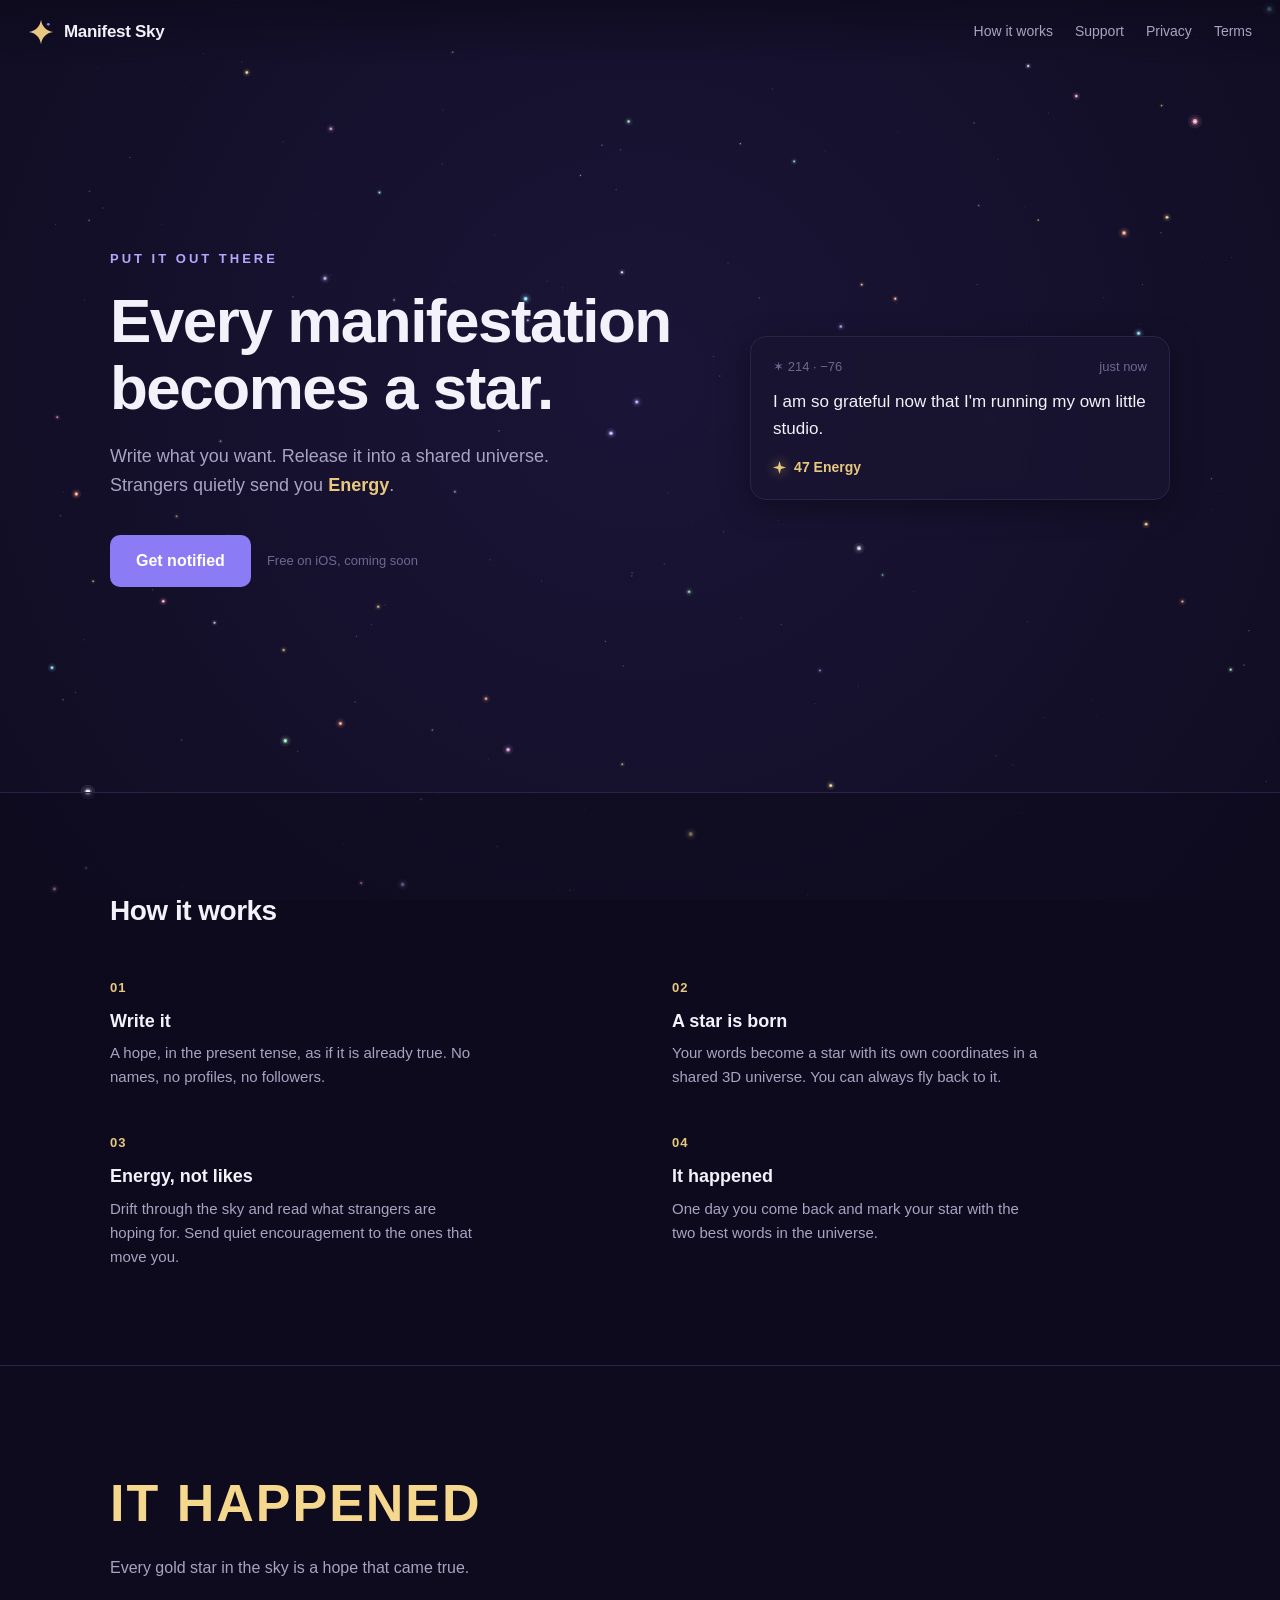
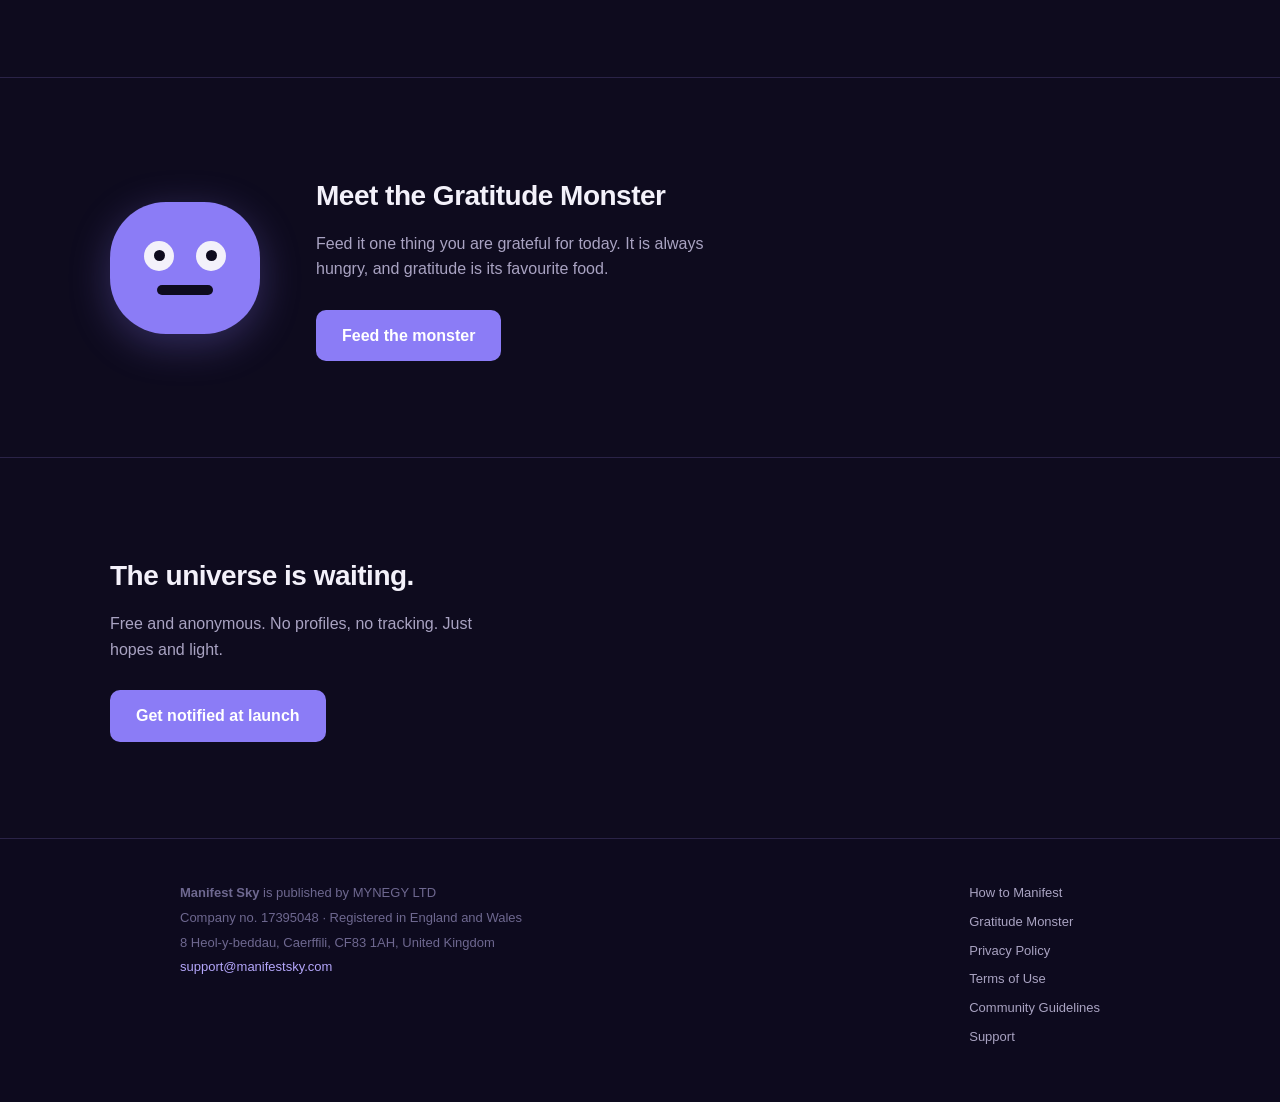
<file: index.html>
<!DOCTYPE html>
<html lang="en">
<head>
  <meta charset="UTF-8">
  <meta name="viewport" content="width=device-width, initial-scale=1.0">
  <title>Manifest Sky · Every manifestation becomes a star</title>
  <meta name="description" content="Manifest Sky is an anonymous wishing wall. Write what you hope becomes real, release it into a shared universe as a star, and let strangers quietly send you Energy.">
  <meta property="og:title" content="Manifest Sky · Every manifestation becomes a star">
  <meta property="og:description" content="Write what you want. Release it into a shared universe. Strangers quietly send you Energy.">
  <meta property="og:url" content="https://manifestsky.com">
  <meta property="og:type" content="website">
  <meta name="theme-color" content="#0E0B1E">
  <link rel="icon" type="image/svg+xml" href="favicon.svg">
  <link rel="canonical" href="https://manifestsky.com">
  <link rel="stylesheet" href="styles.css">
</head>
<body>
  <canvas id="sky" aria-hidden="true"></canvas>

  <nav class="nav">
    <a class="brand" href="/"><img src="logo.svg" alt=""> Manifest Sky</a>
    <div class="links">
      <a href="#how">How it works</a>
      <a href="support.html">Support</a>
      <a href="privacy.html">Privacy</a>
      <a href="terms.html">Terms</a>
    </div>
  </nav>

  <main class="content">
    <header class="hero">
      <div class="container hero-grid">
        <div>
          <p class="eyebrow">Put it out there</p>
          <h1>Every manifestation becomes a star.</h1>
          <p class="tagline">Write what you want. Release it into a shared universe. Strangers quietly send you <strong>Energy</strong>.</p>
          <div class="cta">
            <a class="btn-primary" href="support.html">Get notified</a>
            <span class="soon">Free on iOS, coming soon</span>
          </div>
        </div>
        <div class="star-card" aria-hidden="true">
          <div class="meta"><span>&#10038; 214 &middot; &minus;76</span><span>just now</span></div>
          <p class="text">I am so grateful now that I'm running my own little studio.</p>
          <p class="energy"><svg class="spark" viewBox="0 0 16 16" aria-hidden="true"><path d="M8 0l1.8 6.2L16 8l-6.2 1.8L8 16l-1.8-6.2L0 8l6.2-1.8z"/></svg>47 Energy</p>
        </div>
      </div>
    </header>

    <section id="how" class="how">
      <div class="container">
        <h2>How it works</h2>
        <div class="how-grid">
          <div class="how-item">
            <p class="num">01</p>
            <h3>Write it</h3>
            <p>A hope, in the present tense, as if it is already true. No names, no profiles, no followers.</p>
          </div>
          <div class="how-item">
            <p class="num">02</p>
            <h3>A star is born</h3>
            <p>Your words become a star with its own coordinates in a shared 3D universe. You can always fly back to it.</p>
          </div>
          <div class="how-item">
            <p class="num">03</p>
            <h3>Energy, not likes</h3>
            <p>Drift through the sky and read what strangers are hoping for. Send quiet encouragement to the ones that move you.</p>
          </div>
          <div class="how-item">
            <p class="num">04</p>
            <h3>It happened</h3>
            <p>One day you come back and mark your star with the two best words in the universe.</p>
          </div>
        </div>
      </div>
    </section>

    <section class="happened">
      <div class="container">
        <p class="big">IT HAPPENED</p>
        <p>Every gold star in the sky is a hope that came true.</p>
      </div>
    </section>

    <section class="monster-teaser">
      <div class="container teaser-grid">
        <div class="mini-monster" aria-hidden="true">
          <div class="mini-eyes">
            <span class="mini-eye"><span class="mini-pupil"></span></span>
            <span class="mini-eye"><span class="mini-pupil"></span></span>
          </div>
          <span class="mini-mouth"></span>
        </div>
        <div>
          <h2>Meet the Gratitude Monster</h2>
          <p>Feed it one thing you are grateful for today. It is always hungry, and gratitude is its favourite food.</p>
          <a class="btn-primary" href="gratitude.html">Feed the monster</a>
        </div>
      </div>
    </section>

    <section class="final-cta">
      <div class="container">
        <h2>The universe is waiting.</h2>
        <p>Free and anonymous. No profiles, no tracking. Just hopes and light.</p>
        <a class="btn-primary" href="support.html">Get notified at launch</a>
      </div>
    </section>

    <footer>
      <div class="footer-inner">
        <div class="company">
          <p><strong>Manifest Sky</strong> is published by MYNEGY LTD</p>
          <p>Company no. 17395048 · Registered in England and Wales</p>
          <p>8 Heol-y-beddau, Caerffili, CF83 1AH, United Kingdom</p>
          <p><a href="mailto:support@manifestsky.com">support@manifestsky.com</a></p>
        </div>
        <div class="links">
          <a href="guide.html">How to Manifest</a>
          <a href="gratitude.html">Gratitude Monster</a>
          <a href="privacy.html">Privacy Policy</a>
          <a href="terms.html">Terms of Use</a>
          <a href="guidelines.html">Community Guidelines</a>
          <a href="support.html">Support</a>
        </div>
      </div>
    </footer>
  </main>

  <script src="sky.js"></script>
</body>
</html>
</file>
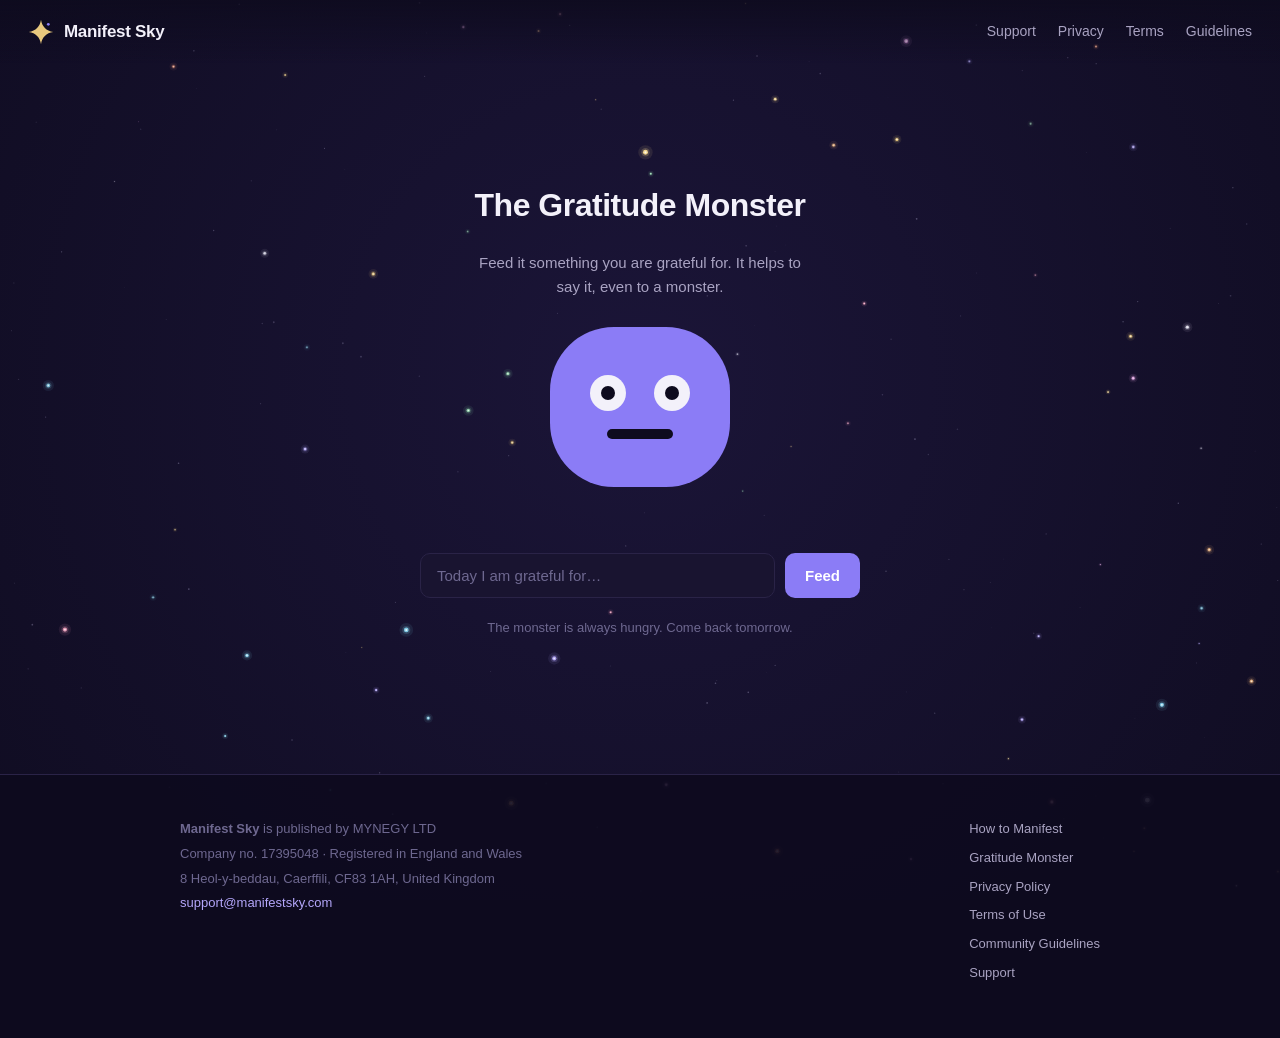
<file: gratitude.html>
<!DOCTYPE html>
<html lang="en">
<head>
  <meta charset="UTF-8">
  <meta name="viewport" content="width=device-width, initial-scale=1.0">
  <title>Gratitude Monster · Manifest Sky</title>
  <meta name="description" content="Feed the Gratitude Monster one thing you are grateful for today. It is always hungry.">
  <meta name="theme-color" content="#0E0B1E">
  <link rel="icon" type="image/svg+xml" href="favicon.svg">
  <link rel="stylesheet" href="styles.css">
  <style>
    .monster-page {
      min-height: 86svh;
      display: flex;
      flex-direction: column;
      align-items: center;
      justify-content: center;
      gap: 20px;
      padding: 140px 24px 96px;
      text-align: center;
    }
    .monster-page h1 { font-size: 32px; letter-spacing: -0.5px; }
    .monster-page .sub { color: var(--text-secondary); max-width: 40ch; font-size: 15px; }
    .monster {
      position: relative;
      width: 180px;
      height: 160px;
      border-radius: 64px;
      background: var(--violet);
      display: flex;
      flex-direction: column;
      align-items: center;
      justify-content: center;
      gap: 18px;
      margin-top: 8px;
      transform-origin: bottom center;
    }
    .monster.chomp { animation: chomp 420ms ease; }
    @keyframes chomp {
      0% { transform: scaleY(1); }
      35% { transform: scaleY(0.88); }
      70% { transform: scaleY(1.05); }
      100% { transform: scaleY(1); }
    }
    .eyes { display: flex; gap: 28px; }
    .eye {
      width: 36px; height: 36px; border-radius: 50%;
      background: #F3F1FA;
      display: flex; align-items: center; justify-content: center;
      animation: blink 5.2s infinite;
    }
    @keyframes blink {
      0%, 94%, 100% { transform: scaleY(1); }
      96% { transform: scaleY(0.08); }
    }
    .pupil { width: 14px; height: 14px; border-radius: 50%; background: var(--night); }
    .mouth {
      width: 66px; height: 10px; border-radius: 14px;
      background: var(--night);
      transition: height 260ms ease;
    }
    .monster.open .mouth { height: 32px; }
    .chip {
      position: absolute;
      left: 50%;
      bottom: -70px;
      transform: translateX(-50%);
      max-width: 260px;
      padding: 10px 16px;
      border-radius: var(--radius-md);
      background: var(--card);
      border: 1px solid var(--border);
      color: var(--text);
      font-size: 14px;
      pointer-events: none;
      transition: transform 620ms cubic-bezier(0.5, 0, 0.9, 0.4), opacity 620ms ease;
    }
    .chip.eaten { transform: translateX(-50%) translateY(-150px) scale(0.2); opacity: 0; }
    .reaction { color: var(--violet-soft); font-size: 14px; min-height: 20px; }
    .feed-form { display: flex; gap: 10px; width: min(440px, 100%); margin-top: 6px; }
    .feed-form input {
      flex: 1;
      padding: 13px 16px;
      border-radius: var(--radius-sm);
      border: 1px solid var(--border);
      background: var(--card);
      color: var(--text);
      font-size: 15px;
      font-family: var(--font);
    }
    .feed-form input::placeholder { color: var(--text-faint); }
    .feed-form input:focus { outline: none; border-color: var(--violet); }
    .feed-form button {
      padding: 13px 20px;
      border-radius: var(--radius-sm);
      border: none;
      background: var(--violet);
      color: #fff;
      font-size: 15px;
      font-weight: 600;
      font-family: var(--font);
      cursor: pointer;
      transition: background 120ms ease;
    }
    .feed-form button:hover { background: #7A6AE8; }
    .feed-form button:disabled { opacity: 0.5; cursor: default; }
    .fineprint { color: var(--text-faint); font-size: 13px; }
  </style>
</head>
<body>
  <canvas id="sky" aria-hidden="true"></canvas>

  <nav class="nav">
    <a class="brand" href="/"><img src="logo.svg" alt=""> Manifest Sky</a>
    <div class="links">
      <a href="support.html">Support</a>
      <a href="privacy.html">Privacy</a>
      <a href="terms.html">Terms</a>
      <a href="guidelines.html">Guidelines</a>
    </div>
  </nav>

  <main class="content">
    <section class="monster-page">
      <h1>The Gratitude Monster</h1>
      <p class="sub">Feed it something you are grateful for. It helps to say it, even to a monster.</p>

      <div class="monster" id="monster" aria-hidden="true">
        <div class="eyes">
          <div class="eye"><div class="pupil"></div></div>
          <div class="eye"><div class="pupil"></div></div>
        </div>
        <div class="mouth"></div>
        <div class="chip" id="chip" hidden></div>
      </div>

      <p class="reaction" id="reaction"></p>

      <form class="feed-form" id="form">
        <input id="food" type="text" maxlength="120" placeholder="Today I am grateful for…" autocomplete="off" aria-label="Something you are grateful for">
        <button type="submit" id="feed">Feed</button>
      </form>
      <p class="fineprint">The monster is always hungry. Come back tomorrow.</p>
    </section>

    <footer>
      <div class="footer-inner">
        <div class="company">
          <p><strong>Manifest Sky</strong> is published by MYNEGY LTD</p>
          <p>Company no. 17395048 · Registered in England and Wales</p>
          <p>8 Heol-y-beddau, Caerffili, CF83 1AH, United Kingdom</p>
          <p><a href="mailto:support@manifestsky.com">support@manifestsky.com</a></p>
        </div>
        <div class="links">
          <a href="guide.html">How to Manifest</a>
          <a href="gratitude.html">Gratitude Monster</a>
          <a href="privacy.html">Privacy Policy</a>
          <a href="terms.html">Terms of Use</a>
          <a href="guidelines.html">Community Guidelines</a>
          <a href="support.html">Support</a>
        </div>
      </div>
    </footer>
  </main>

  <script src="sky.js"></script>
  <script>
    (function () {
      'use strict';
      const form = document.getElementById('form');
      const input = document.getElementById('food');
      const button = document.getElementById('feed');
      const monster = document.getElementById('monster');
      const chip = document.getElementById('chip');
      const reaction = document.getElementById('reaction');
      const REACTIONS = ['Om nom.', 'Delicious.', 'The monster glows a little.', 'Burp. Pardon.', 'It would eat another.'];

      form.addEventListener('submit', function (e) {
        e.preventDefault();
        const text = input.value.trim();
        if (!text || button.disabled) return;
        button.disabled = true;
        input.value = '';
        reaction.textContent = '';

        chip.textContent = text;
        chip.hidden = false;
        chip.classList.remove('eaten');
        monster.classList.add('open');

        requestAnimationFrame(function () {
          requestAnimationFrame(function () {
            chip.classList.add('eaten');
          });
        });

        setTimeout(function () {
          monster.classList.remove('open');
          monster.classList.add('chomp');
          chip.hidden = true;
          reaction.textContent = REACTIONS[Math.floor(Math.random() * REACTIONS.length)];
          setTimeout(function () {
            monster.classList.remove('chomp');
            button.disabled = false;
            input.focus();
          }, 450);
        }, 650);
      });
    })();
  </script>
</body>
</html>
</file>
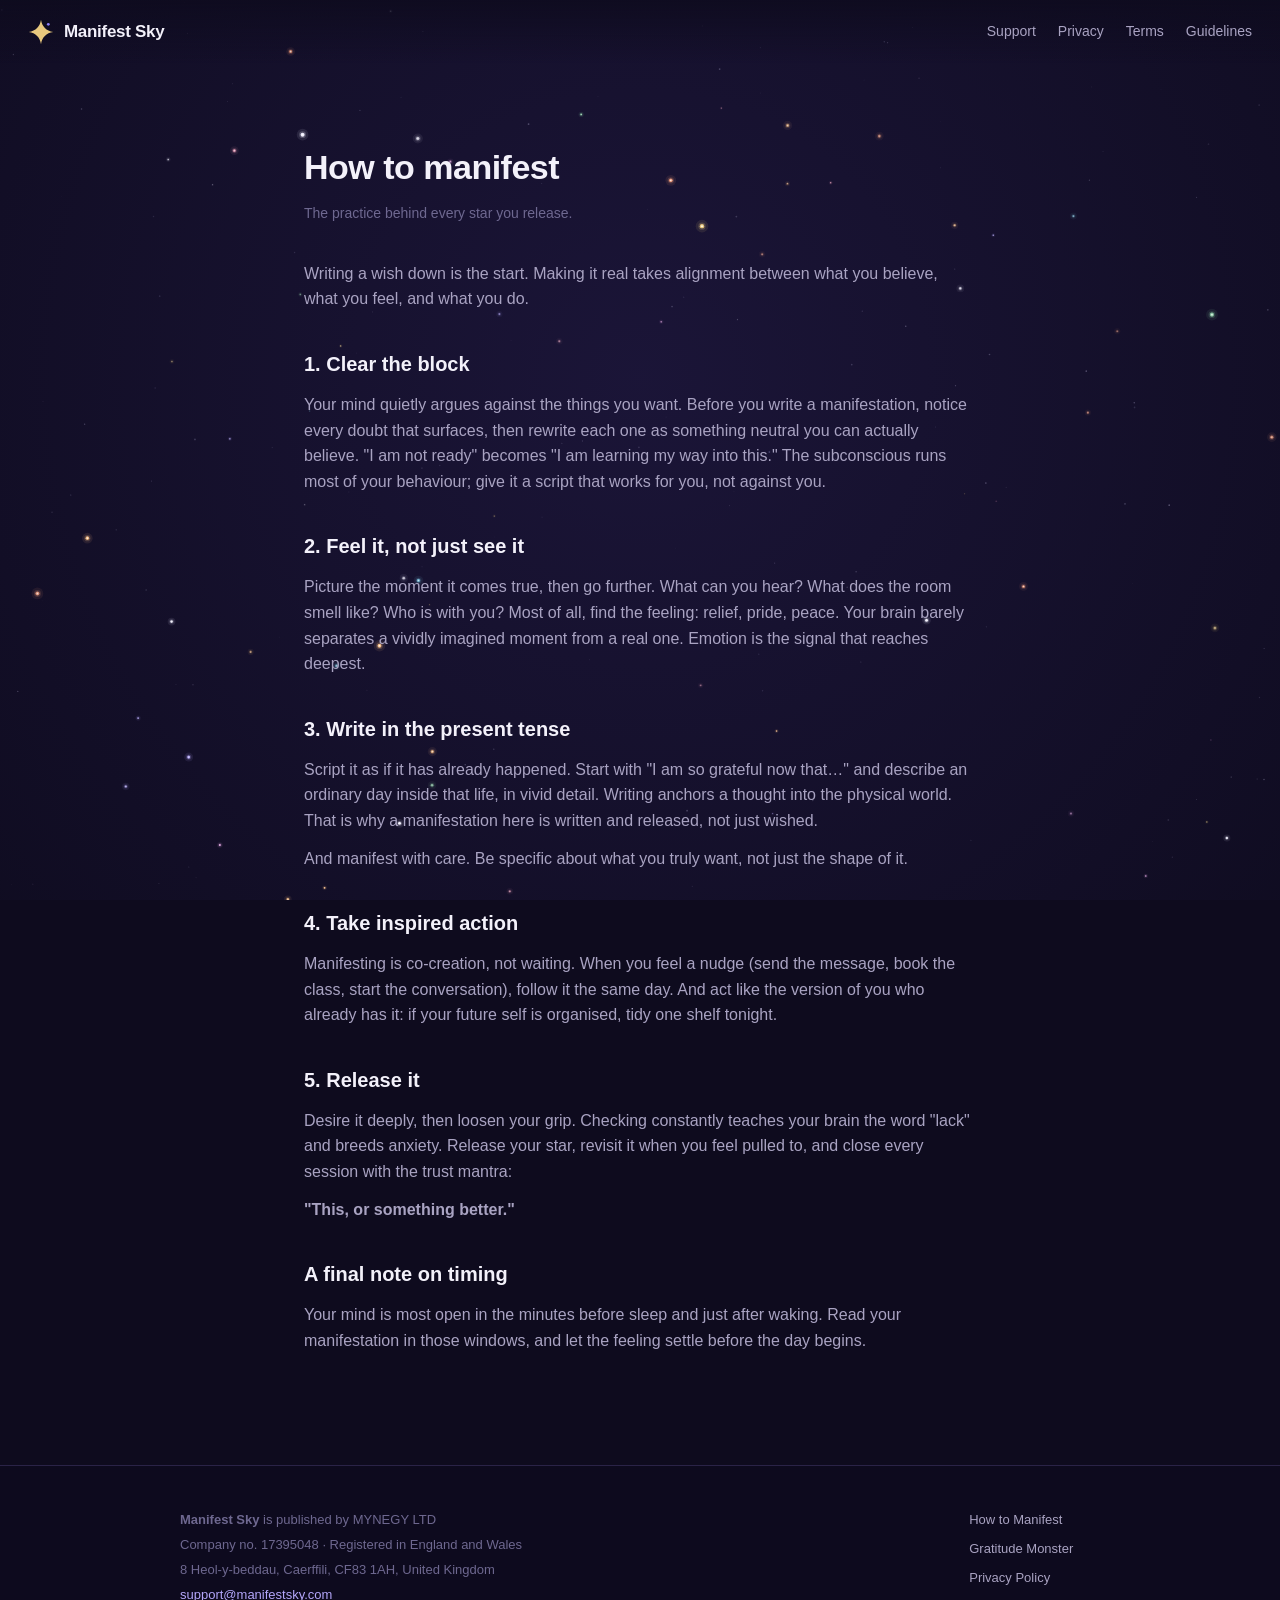
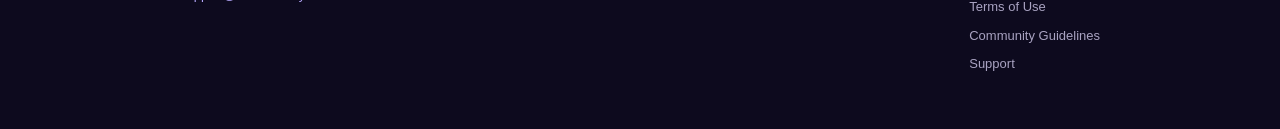
<file: guide.html>
<!DOCTYPE html>
<html lang="en">
<head>
  <meta charset="UTF-8">
  <meta name="viewport" content="width=device-width, initial-scale=1.0">
  <title>How to Manifest · Manifest Sky</title>
  <meta name="description" content="A practical five-step guide to manifesting well: clear the block, feel it, write in the present tense, take inspired action, release it.">
  <meta name="theme-color" content="#0E0B1E">
  <link rel="icon" type="image/svg+xml" href="favicon.svg">
  <link rel="stylesheet" href="styles.css">
</head>
<body>
  <canvas id="sky" aria-hidden="true"></canvas>

  <nav class="nav">
    <a class="brand" href="/"><img src="logo.svg" alt=""> Manifest Sky</a>
    <div class="links">
      <a href="support.html">Support</a>
      <a href="privacy.html">Privacy</a>
      <a href="terms.html">Terms</a>
      <a href="guidelines.html">Guidelines</a>
    </div>
  </nav>

  <main class="content">
    <article class="doc">
      <h1>How to manifest</h1>
      <p class="updated">The practice behind every star you release.</p>

      <p>Writing a wish down is the start. Making it real takes alignment between what you believe, what you feel, and what you do.</p>

      <h2>1. Clear the block</h2>
      <p>Your mind quietly argues against the things you want. Before you write a manifestation, notice every doubt that surfaces, then rewrite each one as something neutral you can actually believe. "I am not ready" becomes "I am learning my way into this." The subconscious runs most of your behaviour; give it a script that works for you, not against you.</p>

      <h2>2. Feel it, not just see it</h2>
      <p>Picture the moment it comes true, then go further. What can you hear? What does the room smell like? Who is with you? Most of all, find the feeling: relief, pride, peace. Your brain barely separates a vividly imagined moment from a real one. Emotion is the signal that reaches deepest.</p>

      <h2>3. Write in the present tense</h2>
      <p>Script it as if it has already happened. Start with "I am so grateful now that…" and describe an ordinary day inside that life, in vivid detail. Writing anchors a thought into the physical world. That is why a manifestation here is written and released, not just wished.</p>
      <p>And manifest with care. Be specific about what you truly want, not just the shape of it.</p>

      <h2>4. Take inspired action</h2>
      <p>Manifesting is co-creation, not waiting. When you feel a nudge (send the message, book the class, start the conversation), follow it the same day. And act like the version of you who already has it: if your future self is organised, tidy one shelf tonight.</p>

      <h2>5. Release it</h2>
      <p>Desire it deeply, then loosen your grip. Checking constantly teaches your brain the word "lack" and breeds anxiety. Release your star, revisit it when you feel pulled to, and close every session with the trust mantra:</p>
      <p><strong>"This, or something better."</strong></p>

      <h2>A final note on timing</h2>
      <p>Your mind is most open in the minutes before sleep and just after waking. Read your manifestation in those windows, and let the feeling settle before the day begins.</p>
    </article>

    <footer>
      <div class="footer-inner">
        <div class="company">
          <p><strong>Manifest Sky</strong> is published by MYNEGY LTD</p>
          <p>Company no. 17395048 · Registered in England and Wales</p>
          <p>8 Heol-y-beddau, Caerffili, CF83 1AH, United Kingdom</p>
          <p><a href="mailto:support@manifestsky.com">support@manifestsky.com</a></p>
        </div>
        <div class="links">
          <a href="guide.html">How to Manifest</a>
          <a href="gratitude.html">Gratitude Monster</a>
          <a href="privacy.html">Privacy Policy</a>
          <a href="terms.html">Terms of Use</a>
          <a href="guidelines.html">Community Guidelines</a>
          <a href="support.html">Support</a>
        </div>
      </div>
    </footer>
  </main>

  <script src="sky.js"></script>
</body>
</html>
</file>
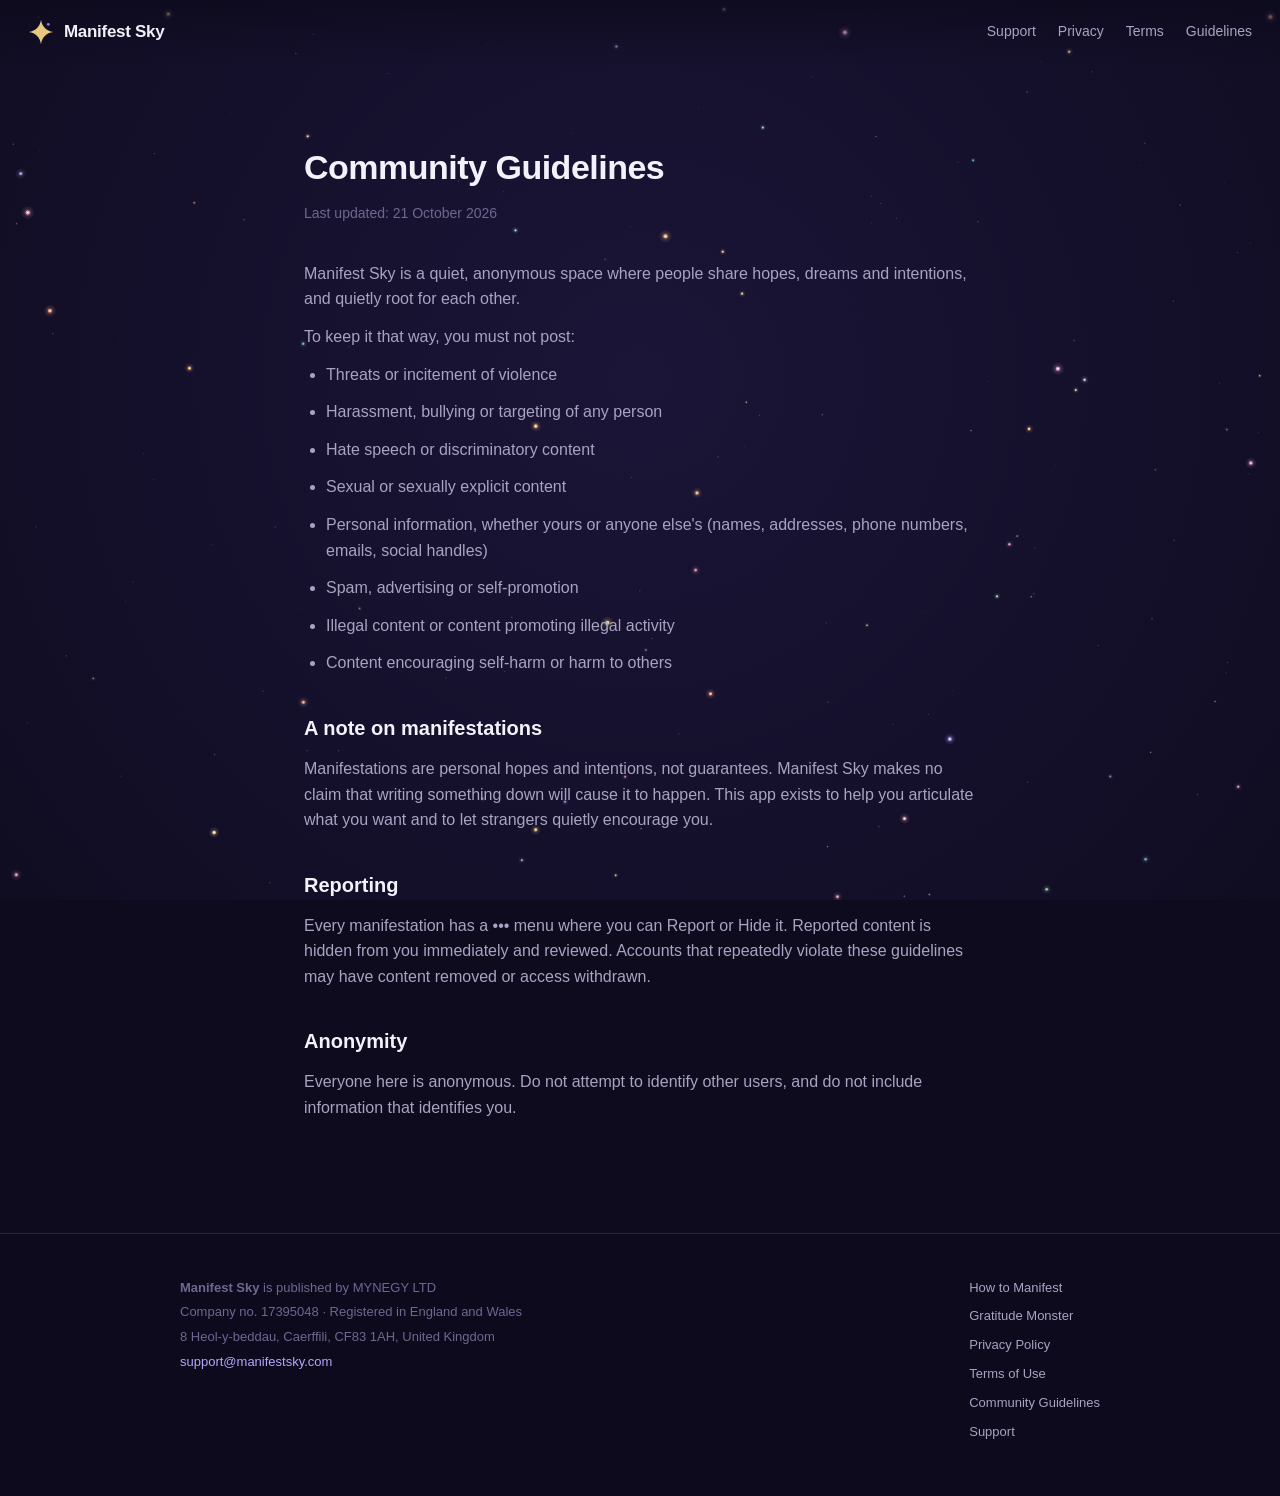
<file: guidelines.html>
<!DOCTYPE html>
<html lang="en">
<head>
  <meta charset="UTF-8">
  <meta name="viewport" content="width=device-width, initial-scale=1.0">
  <title>Community Guidelines · Manifest Sky</title>
  <meta name="description" content="Community Guidelines for the Manifest Sky app.">
  <meta name="theme-color" content="#0E0B1E">
  <link rel="icon" type="image/svg+xml" href="favicon.svg">
  <link rel="stylesheet" href="styles.css">
</head>
<body>
  <canvas id="sky" aria-hidden="true"></canvas>

  <nav class="nav">
    <a class="brand" href="/"><img src="logo.svg" alt=""> Manifest Sky</a>
    <div class="links">
      <a href="support.html">Support</a>
      <a href="privacy.html">Privacy</a>
      <a href="terms.html">Terms</a>
      <a href="guidelines.html">Guidelines</a>
    </div>
  </nav>

  <main class="content">
    <article class="doc">
      <h1>Community Guidelines</h1>
      <p class="updated">Last updated: 21 October 2026</p>

      <p>Manifest Sky is a quiet, anonymous space where people share hopes, dreams and intentions, and quietly root for each other.</p>

      <p>To keep it that way, you must not post:</p>
      <ul>
        <li>Threats or incitement of violence</li>
        <li>Harassment, bullying or targeting of any person</li>
        <li>Hate speech or discriminatory content</li>
        <li>Sexual or sexually explicit content</li>
        <li>Personal information, whether yours or anyone else's (names, addresses, phone numbers, emails, social handles)</li>
        <li>Spam, advertising or self-promotion</li>
        <li>Illegal content or content promoting illegal activity</li>
        <li>Content encouraging self-harm or harm to others</li>
      </ul>

      <h2>A note on manifestations</h2>
      <p>Manifestations are personal hopes and intentions, not guarantees. Manifest Sky makes no claim that writing something down will cause it to happen. This app exists to help you articulate what you want and to let strangers quietly encourage you.</p>

      <h2>Reporting</h2>
      <p>Every manifestation has a ••• menu where you can Report or Hide it. Reported content is hidden from you immediately and reviewed. Accounts that repeatedly violate these guidelines may have content removed or access withdrawn.</p>

      <h2>Anonymity</h2>
      <p>Everyone here is anonymous. Do not attempt to identify other users, and do not include information that identifies you.</p>
    </article>

    <footer>
      <div class="footer-inner">
        <div class="company">
          <p><strong>Manifest Sky</strong> is published by MYNEGY LTD</p>
          <p>Company no. 17395048 · Registered in England and Wales</p>
          <p>8 Heol-y-beddau, Caerffili, CF83 1AH, United Kingdom</p>
          <p><a href="mailto:support@manifestsky.com">support@manifestsky.com</a></p>
        </div>
        <div class="links">
          <a href="guide.html">How to Manifest</a>
          <a href="gratitude.html">Gratitude Monster</a>
          <a href="privacy.html">Privacy Policy</a>
          <a href="terms.html">Terms of Use</a>
          <a href="guidelines.html">Community Guidelines</a>
          <a href="support.html">Support</a>
        </div>
      </div>
    </footer>
  </main>

  <script src="sky.js"></script>
</body>
</html>
</file>
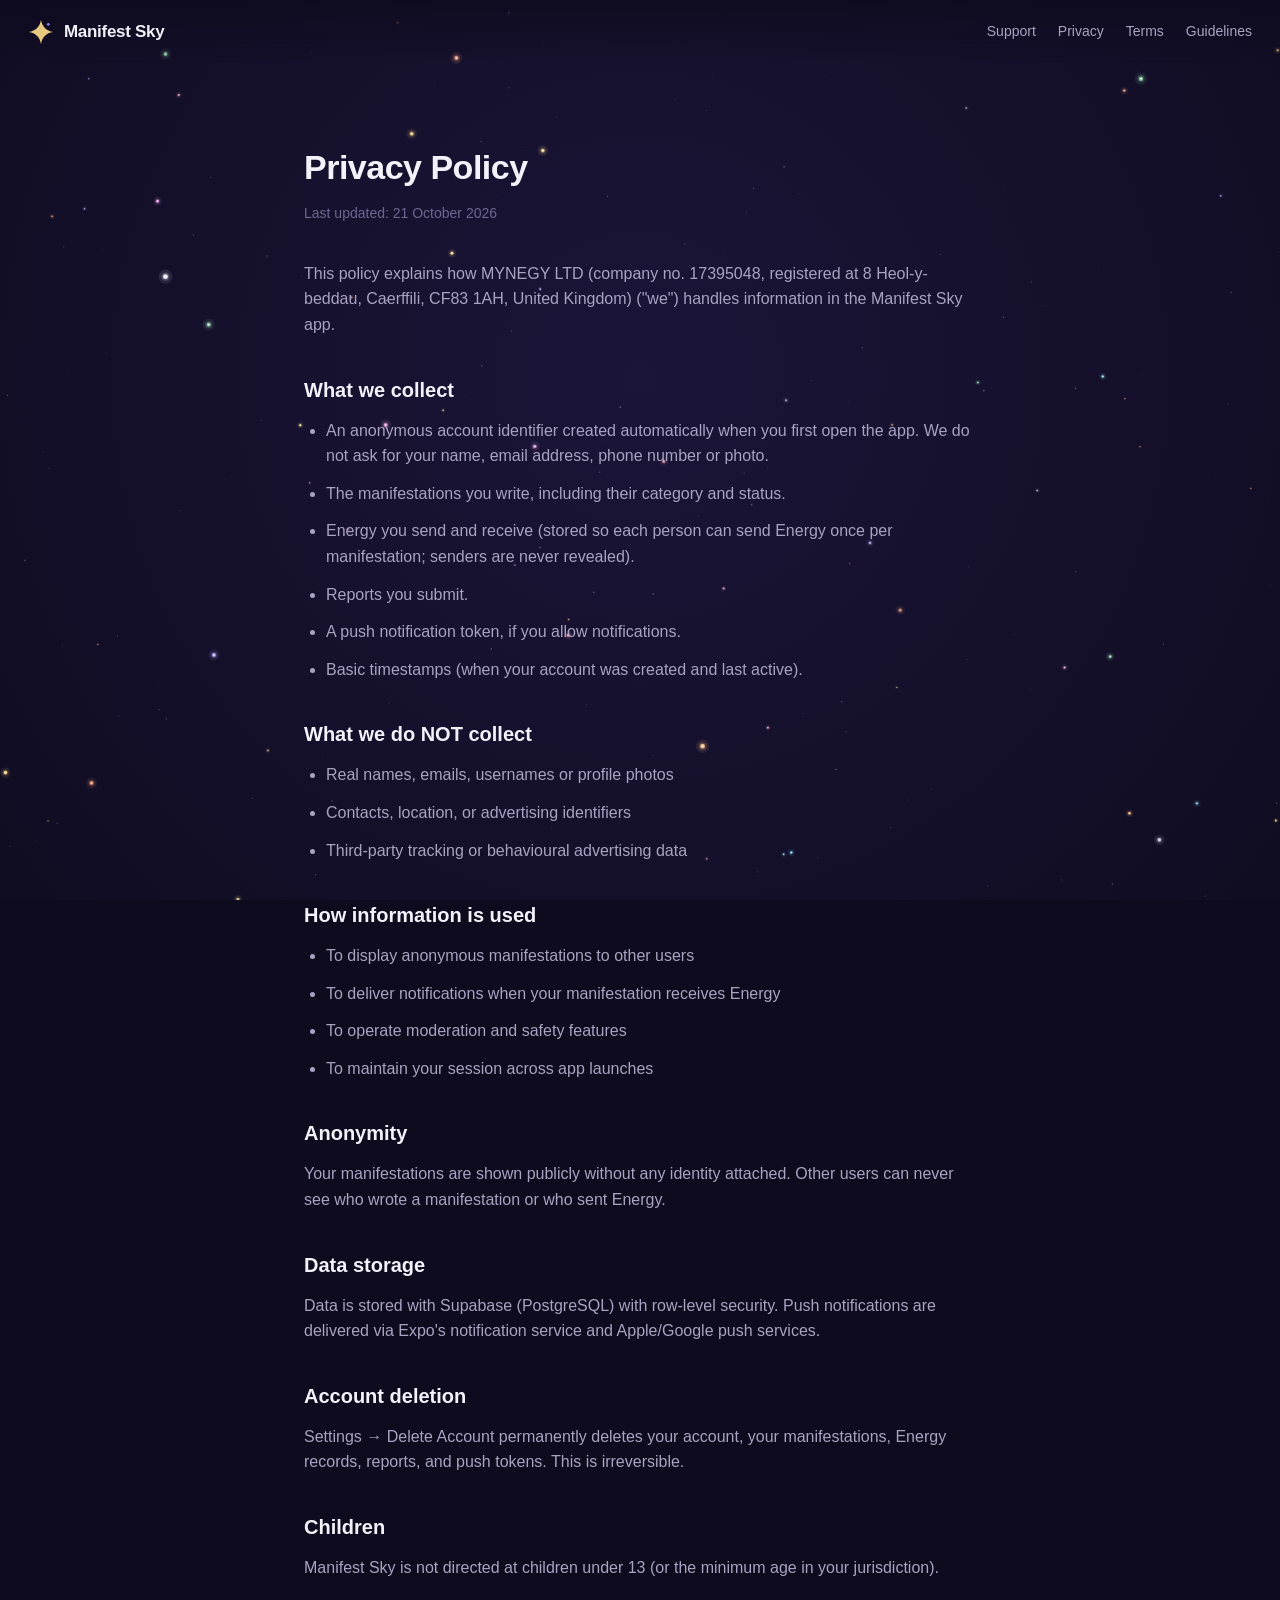
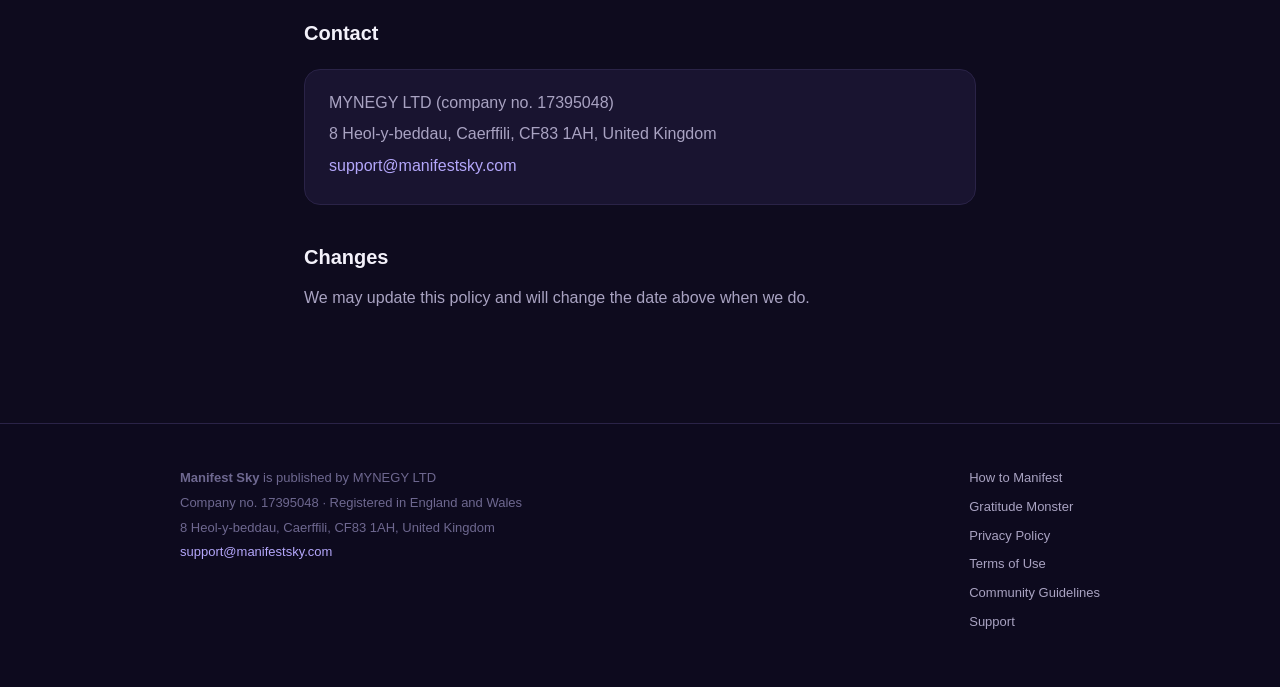
<file: privacy.html>
<!DOCTYPE html>
<html lang="en">
<head>
  <meta charset="UTF-8">
  <meta name="viewport" content="width=device-width, initial-scale=1.0">
  <title>Privacy Policy · Manifest Sky</title>
  <meta name="description" content="Privacy Policy for the Manifest Sky app by MYNEGY LTD.">
  <meta name="theme-color" content="#0E0B1E">
  <link rel="icon" type="image/svg+xml" href="favicon.svg">
  <link rel="stylesheet" href="styles.css">
</head>
<body>
  <canvas id="sky" aria-hidden="true"></canvas>

  <nav class="nav">
    <a class="brand" href="/"><img src="logo.svg" alt=""> Manifest Sky</a>
    <div class="links">
      <a href="support.html">Support</a>
      <a href="privacy.html">Privacy</a>
      <a href="terms.html">Terms</a>
      <a href="guidelines.html">Guidelines</a>
    </div>
  </nav>

  <main class="content">
    <article class="doc">
      <h1>Privacy Policy</h1>
      <p class="updated">Last updated: 21 October 2026</p>

      <p>This policy explains how MYNEGY LTD (company no. 17395048, registered at 8 Heol-y-beddau, Caerffili, CF83 1AH, United Kingdom) ("we") handles information in the Manifest Sky app.</p>

      <h2>What we collect</h2>
      <ul>
        <li>An anonymous account identifier created automatically when you first open the app. We do not ask for your name, email address, phone number or photo.</li>
        <li>The manifestations you write, including their category and status.</li>
        <li>Energy you send and receive (stored so each person can send Energy once per manifestation; senders are never revealed).</li>
        <li>Reports you submit.</li>
        <li>A push notification token, if you allow notifications.</li>
        <li>Basic timestamps (when your account was created and last active).</li>
      </ul>

      <h2>What we do NOT collect</h2>
      <ul>
        <li>Real names, emails, usernames or profile photos</li>
        <li>Contacts, location, or advertising identifiers</li>
        <li>Third-party tracking or behavioural advertising data</li>
      </ul>

      <h2>How information is used</h2>
      <ul>
        <li>To display anonymous manifestations to other users</li>
        <li>To deliver notifications when your manifestation receives Energy</li>
        <li>To operate moderation and safety features</li>
        <li>To maintain your session across app launches</li>
      </ul>

      <h2>Anonymity</h2>
      <p>Your manifestations are shown publicly without any identity attached. Other users can never see who wrote a manifestation or who sent Energy.</p>

      <h2>Data storage</h2>
      <p>Data is stored with Supabase (PostgreSQL) with row-level security. Push notifications are delivered via Expo's notification service and Apple/Google push services.</p>

      <h2>Account deletion</h2>
      <p>Settings → Delete Account permanently deletes your account, your manifestations, Energy records, reports, and push tokens. This is irreversible.</p>

      <h2>Children</h2>
      <p>Manifest Sky is not directed at children under 13 (or the minimum age in your jurisdiction).</p>

      <h2>Contact</h2>
      <div class="card">
        <p>MYNEGY LTD (company no. 17395048)</p>
        <p>8 Heol-y-beddau, Caerffili, CF83 1AH, United Kingdom</p>
        <p><a href="mailto:support@manifestsky.com">support@manifestsky.com</a></p>
      </div>

      <h2>Changes</h2>
      <p>We may update this policy and will change the date above when we do.</p>
    </article>

    <footer>
      <div class="footer-inner">
        <div class="company">
          <p><strong>Manifest Sky</strong> is published by MYNEGY LTD</p>
          <p>Company no. 17395048 · Registered in England and Wales</p>
          <p>8 Heol-y-beddau, Caerffili, CF83 1AH, United Kingdom</p>
          <p><a href="mailto:support@manifestsky.com">support@manifestsky.com</a></p>
        </div>
        <div class="links">
          <a href="guide.html">How to Manifest</a>
          <a href="gratitude.html">Gratitude Monster</a>
          <a href="privacy.html">Privacy Policy</a>
          <a href="terms.html">Terms of Use</a>
          <a href="guidelines.html">Community Guidelines</a>
          <a href="support.html">Support</a>
        </div>
      </div>
    </footer>
  </main>

  <script src="sky.js"></script>
</body>
</html>
</file>
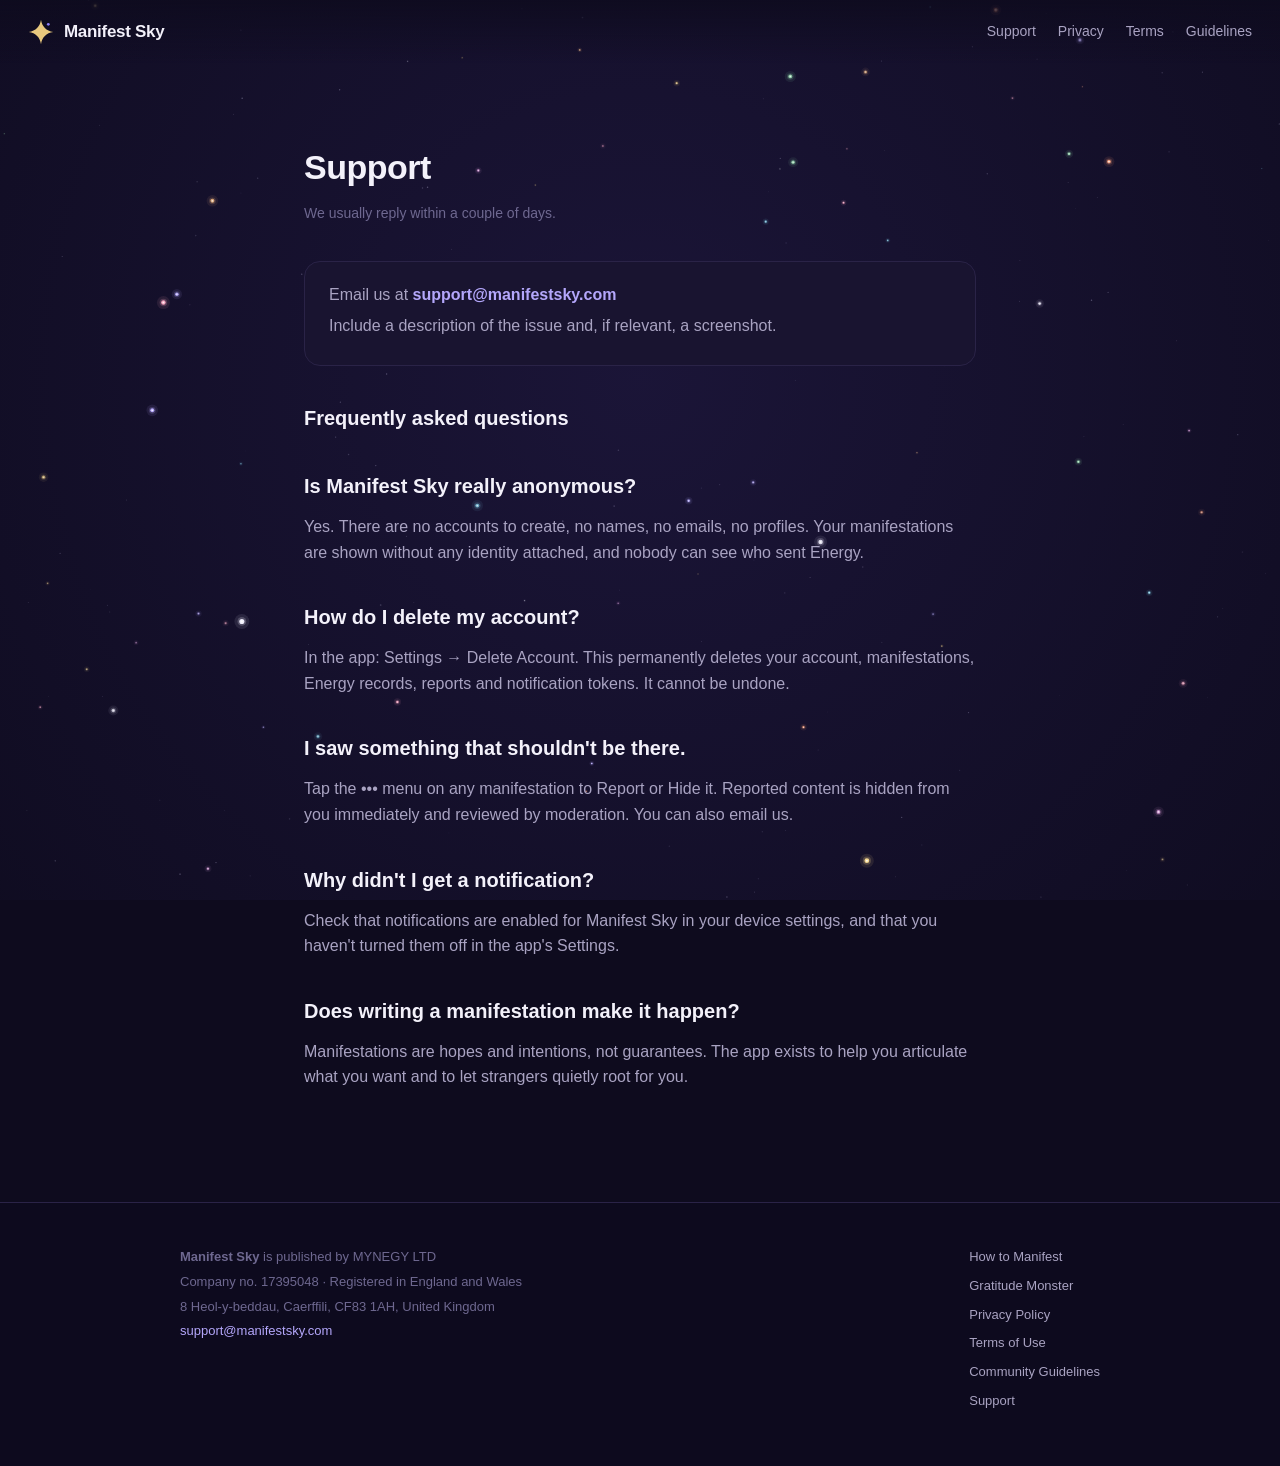
<file: support.html>
<!DOCTYPE html>
<html lang="en">
<head>
  <meta charset="UTF-8">
  <meta name="viewport" content="width=device-width, initial-scale=1.0">
  <title>Support · Manifest Sky</title>
  <meta name="description" content="Get help with the Manifest Sky app. Contact MYNEGY LTD support.">
  <meta name="theme-color" content="#0E0B1E">
  <link rel="icon" type="image/svg+xml" href="favicon.svg">
  <link rel="stylesheet" href="styles.css">
</head>
<body>
  <canvas id="sky" aria-hidden="true"></canvas>

  <nav class="nav">
    <a class="brand" href="/"><img src="logo.svg" alt=""> Manifest Sky</a>
    <div class="links">
      <a href="support.html">Support</a>
      <a href="privacy.html">Privacy</a>
      <a href="terms.html">Terms</a>
      <a href="guidelines.html">Guidelines</a>
    </div>
  </nav>

  <main class="content">
    <article class="doc">
      <h1>Support</h1>
      <p class="updated">We usually reply within a couple of days.</p>

      <div class="card">
        <p>Email us at <a href="mailto:support@manifestsky.com"><strong>support@manifestsky.com</strong></a></p>
        <p>Include a description of the issue and, if relevant, a screenshot.</p>
      </div>

      <h2>Frequently asked questions</h2>

      <h2>Is Manifest Sky really anonymous?</h2>
      <p>Yes. There are no accounts to create, no names, no emails, no profiles. Your manifestations are shown without any identity attached, and nobody can see who sent Energy.</p>

      <h2>How do I delete my account?</h2>
      <p>In the app: Settings → Delete Account. This permanently deletes your account, manifestations, Energy records, reports and notification tokens. It cannot be undone.</p>

      <h2>I saw something that shouldn't be there.</h2>
      <p>Tap the ••• menu on any manifestation to Report or Hide it. Reported content is hidden from you immediately and reviewed by moderation. You can also email us.</p>

      <h2>Why didn't I get a notification?</h2>
      <p>Check that notifications are enabled for Manifest Sky in your device settings, and that you haven't turned them off in the app's Settings.</p>

      <h2>Does writing a manifestation make it happen?</h2>
      <p>Manifestations are hopes and intentions, not guarantees. The app exists to help you articulate what you want and to let strangers quietly root for you.</p>
    </article>

    <footer>
      <div class="footer-inner">
        <div class="company">
          <p><strong>Manifest Sky</strong> is published by MYNEGY LTD</p>
          <p>Company no. 17395048 · Registered in England and Wales</p>
          <p>8 Heol-y-beddau, Caerffili, CF83 1AH, United Kingdom</p>
          <p><a href="mailto:support@manifestsky.com">support@manifestsky.com</a></p>
        </div>
        <div class="links">
          <a href="guide.html">How to Manifest</a>
          <a href="gratitude.html">Gratitude Monster</a>
          <a href="privacy.html">Privacy Policy</a>
          <a href="terms.html">Terms of Use</a>
          <a href="guidelines.html">Community Guidelines</a>
          <a href="support.html">Support</a>
        </div>
      </div>
    </footer>
  </main>

  <script src="sky.js"></script>
</body>
</html>
</file>
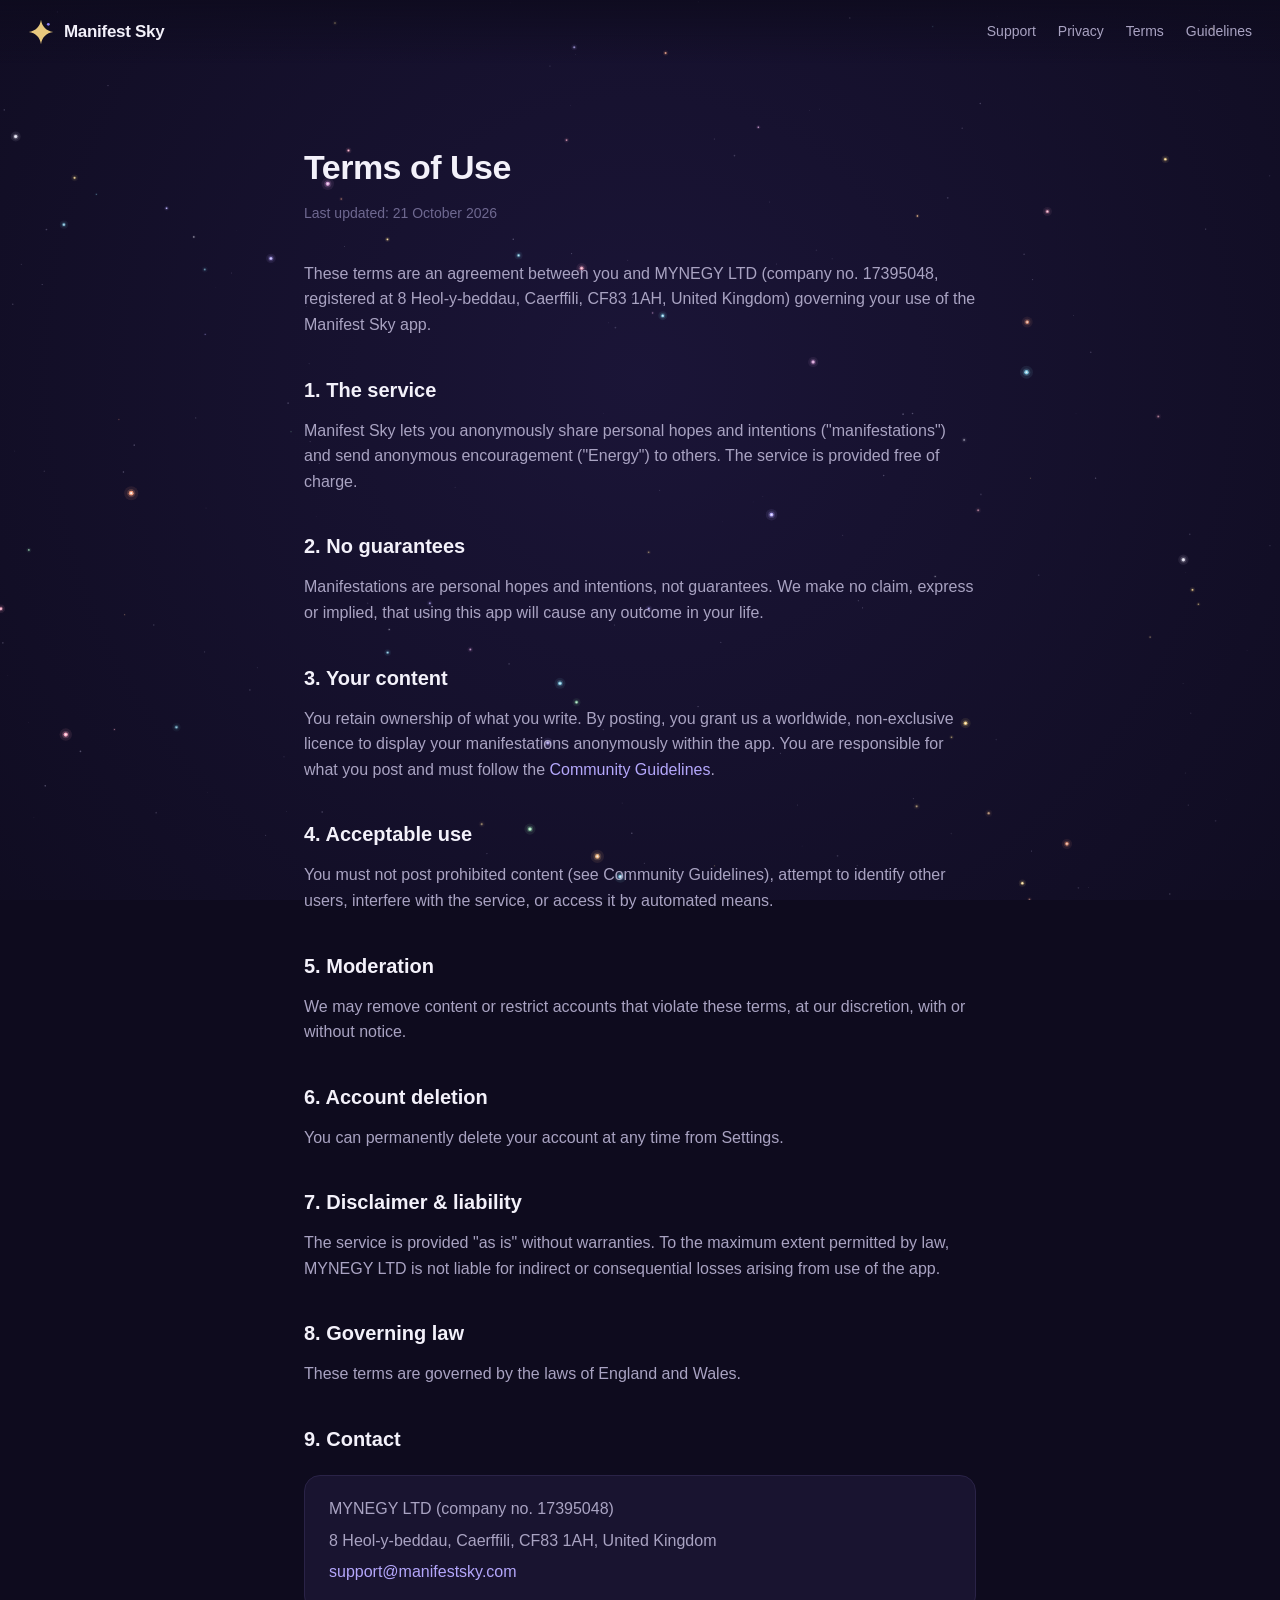
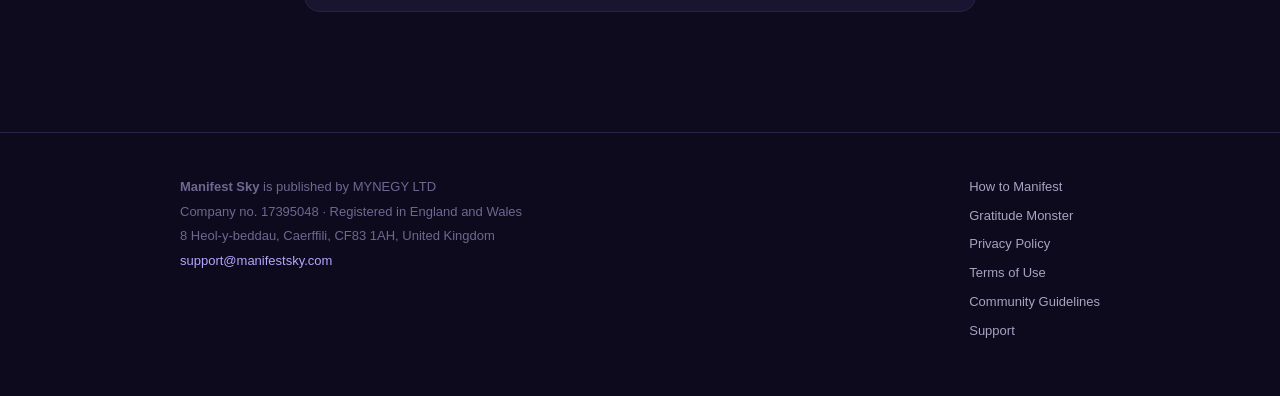
<file: terms.html>
<!DOCTYPE html>
<html lang="en">
<head>
  <meta charset="UTF-8">
  <meta name="viewport" content="width=device-width, initial-scale=1.0">
  <title>Terms of Use · Manifest Sky</title>
  <meta name="description" content="Terms of Use for the Manifest Sky app by MYNEGY LTD.">
  <meta name="theme-color" content="#0E0B1E">
  <link rel="icon" type="image/svg+xml" href="favicon.svg">
  <link rel="stylesheet" href="styles.css">
</head>
<body>
  <canvas id="sky" aria-hidden="true"></canvas>

  <nav class="nav">
    <a class="brand" href="/"><img src="logo.svg" alt=""> Manifest Sky</a>
    <div class="links">
      <a href="support.html">Support</a>
      <a href="privacy.html">Privacy</a>
      <a href="terms.html">Terms</a>
      <a href="guidelines.html">Guidelines</a>
    </div>
  </nav>

  <main class="content">
    <article class="doc">
      <h1>Terms of Use</h1>
      <p class="updated">Last updated: 21 October 2026</p>

      <p>These terms are an agreement between you and MYNEGY LTD (company no. 17395048, registered at 8 Heol-y-beddau, Caerffili, CF83 1AH, United Kingdom) governing your use of the Manifest Sky app.</p>

      <h2>1. The service</h2>
      <p>Manifest Sky lets you anonymously share personal hopes and intentions ("manifestations") and send anonymous encouragement ("Energy") to others. The service is provided free of charge.</p>

      <h2>2. No guarantees</h2>
      <p>Manifestations are personal hopes and intentions, not guarantees. We make no claim, express or implied, that using this app will cause any outcome in your life.</p>

      <h2>3. Your content</h2>
      <p>You retain ownership of what you write. By posting, you grant us a worldwide, non-exclusive licence to display your manifestations anonymously within the app. You are responsible for what you post and must follow the <a href="guidelines.html">Community Guidelines</a>.</p>

      <h2>4. Acceptable use</h2>
      <p>You must not post prohibited content (see Community Guidelines), attempt to identify other users, interfere with the service, or access it by automated means.</p>

      <h2>5. Moderation</h2>
      <p>We may remove content or restrict accounts that violate these terms, at our discretion, with or without notice.</p>

      <h2>6. Account deletion</h2>
      <p>You can permanently delete your account at any time from Settings.</p>

      <h2>7. Disclaimer &amp; liability</h2>
      <p>The service is provided "as is" without warranties. To the maximum extent permitted by law, MYNEGY LTD is not liable for indirect or consequential losses arising from use of the app.</p>

      <h2>8. Governing law</h2>
      <p>These terms are governed by the laws of England and Wales.</p>

      <h2>9. Contact</h2>
      <div class="card">
        <p>MYNEGY LTD (company no. 17395048)</p>
        <p>8 Heol-y-beddau, Caerffili, CF83 1AH, United Kingdom</p>
        <p><a href="mailto:support@manifestsky.com">support@manifestsky.com</a></p>
      </div>
    </article>

    <footer>
      <div class="footer-inner">
        <div class="company">
          <p><strong>Manifest Sky</strong> is published by MYNEGY LTD</p>
          <p>Company no. 17395048 · Registered in England and Wales</p>
          <p>8 Heol-y-beddau, Caerffili, CF83 1AH, United Kingdom</p>
          <p><a href="mailto:support@manifestsky.com">support@manifestsky.com</a></p>
        </div>
        <div class="links">
          <a href="guide.html">How to Manifest</a>
          <a href="gratitude.html">Gratitude Monster</a>
          <a href="privacy.html">Privacy Policy</a>
          <a href="terms.html">Terms of Use</a>
          <a href="guidelines.html">Community Guidelines</a>
          <a href="support.html">Support</a>
        </div>
      </div>
    </footer>
  </main>

  <script src="sky.js"></script>
</body>
</html>
</file>
<file: styles.css>
/* Manifest Sky - mirrors the app's design system (constants/theme.ts) */

:root {
  --night: #0E0B1E;
  --night-sky: #1B1538;
  --card: #191430;
  --border: #2A2347;
  --violet: #8B7CF6;
  --violet-soft: #B4A7FB;
  --gold: #E8C87E;
  --gold-star: #F5D78E;
  --text: #F3F1FA;
  --text-secondary: #A9A3C2;
  --text-faint: #6E6890;
  --radius-sm: 10px;
  --radius-md: 16px;
  --radius-lg: 24px;
  --font: -apple-system, BlinkMacSystemFont, 'Segoe UI', Roboto, 'Helvetica Neue', Arial, sans-serif;
}

* { margin: 0; padding: 0; box-sizing: border-box; }

html { scroll-behavior: smooth; }

body {
  font-family: var(--font);
  background: var(--night);
  color: var(--text);
  line-height: 1.6;
  overflow-x: hidden;
  -webkit-font-smoothing: antialiased;
}

a { color: var(--violet-soft); text-decoration: none; transition: color 120ms ease; }
a:hover { color: var(--text); }

.container { width: min(1060px, calc(100% - 48px)); margin: 0 auto; }

/* ---------- Sky canvas ---------- */

#sky {
  position: fixed;
  inset: 0;
  z-index: 0;
  display: block;
}

.content { position: relative; z-index: 1; }

/* ---------- Nav ---------- */

.nav {
  position: fixed;
  top: 0; left: 0; right: 0;
  z-index: 10;
  display: flex;
  align-items: center;
  justify-content: space-between;
  padding: 18px 28px;
  background: linear-gradient(to bottom, rgba(14, 11, 30, 0.85), rgba(14, 11, 30, 0));
}

.nav .brand {
  display: flex;
  align-items: center;
  gap: 10px;
  font-weight: 700;
  font-size: 17px;
  letter-spacing: -0.3px;
  color: var(--text);
}

.nav .brand img { width: 26px; height: 26px; }

.nav .links { display: flex; gap: 22px; font-size: 14px; font-weight: 500; }
.nav .links a { color: var(--text-secondary); }
.nav .links a:hover { color: var(--text); }

/* ---------- Hero ---------- */

.hero {
  position: relative;
  min-height: 88svh;
  display: flex;
  align-items: center;
  padding: 140px 0 96px;
}

.hero-grid {
  display: grid;
  grid-template-columns: 1.15fr 0.85fr;
  gap: 72px;
  align-items: center;
}

.eyebrow {
  font-size: 13px;
  font-weight: 600;
  letter-spacing: 3px;
  text-transform: uppercase;
  color: var(--violet-soft);
  margin-bottom: 18px;
}

.hero h1 {
  font-size: clamp(38px, 5.5vw, 62px);
  font-weight: 700;
  letter-spacing: -1.5px;
  line-height: 1.08;
  color: var(--text);
}

.hero .tagline {
  margin-top: 20px;
  font-size: 18px;
  color: var(--text-secondary);
  max-width: 44ch;
}

.hero .tagline strong { color: var(--gold); font-weight: 600; }

.cta {
  margin-top: 36px;
  display: flex;
  align-items: center;
  gap: 16px;
}

.btn-primary {
  display: inline-block;
  padding: 13px 26px;
  border-radius: var(--radius-sm);
  background: var(--violet);
  color: #fff;
  font-size: 16px;
  font-weight: 600;
  transition: background 120ms ease;
}

.btn-primary:hover {
  background: #7A6AE8;
  color: #fff;
}

.cta .soon { font-size: 13px; color: var(--text-faint); font-weight: 500; }

/* ---------- How it works ---------- */

.how {
  padding: 96px 0;
  border-top: 1px solid var(--border);
  background: rgba(14, 11, 30, 0.55);
}

.how h2 {
  font-size: 28px;
  font-weight: 700;
  letter-spacing: -0.5px;
  margin-bottom: 44px;
}

.how-grid {
  display: grid;
  grid-template-columns: repeat(2, 1fr);
  gap: 44px 64px;
}

.how-item .num {
  font-size: 13px;
  font-weight: 600;
  letter-spacing: 1px;
  color: var(--gold);
  margin-bottom: 8px;
}

.how-item h3 {
  font-size: 18px;
  font-weight: 600;
  margin-bottom: 6px;
}

.how-item p { font-size: 15px; color: var(--text-secondary); max-width: 44ch; }
.how-item .num + h3 + p { margin-bottom: 0; }

/* ---------- It happened ---------- */

.happened {
  padding: 96px 0;
  border-top: 1px solid var(--border);
}

.happened .big {
  font-size: clamp(32px, 5vw, 52px);
  font-weight: 700;
  letter-spacing: 2px;
  color: var(--gold-star);
}

.happened p:not(.big) { margin-top: 10px; font-size: 16px; color: var(--text-secondary); }

/* Example manifestation card - same shape as the in-app StarCard */
.star-card {
  background: rgba(25, 20, 48, 0.82);
  border: 1px solid var(--border);
  border-radius: var(--radius-md);
  padding: 20px 22px;
  backdrop-filter: blur(6px);
  box-shadow: 0 8px 30px rgba(0, 0, 0, 0.35);
}

.star-card .meta {
  display: flex;
  justify-content: space-between;
  font-size: 13px;
  font-weight: 500;
  color: var(--text-faint);
  margin-bottom: 10px;
}

.star-card .meta span { display: inline-flex; align-items: center; gap: 7px; }

.star-card .text { font-size: 17px; color: var(--text); }

.star-card .energy {
  margin-top: 14px;
  display: flex;
  align-items: center;
  gap: 8px;
  font-size: 14px;
  font-weight: 600;
  color: var(--gold);
}

.star-card .energy .spark {
  width: 13px;
  height: 13px;
  fill: var(--gold);
  filter: drop-shadow(0 0 6px rgba(232, 200, 126, 0.8));
}

/* ---------- Gratitude Monster teaser ---------- */

.monster-teaser {
  padding: 96px 0;
  border-top: 1px solid var(--border);
}

.teaser-grid {
  display: grid;
  grid-template-columns: auto 1fr;
  gap: 56px;
  align-items: center;
}

.monster-teaser h2 {
  font-size: 28px;
  font-weight: 700;
  letter-spacing: -0.5px;
  margin-bottom: 12px;
}

.monster-teaser p { color: var(--text-secondary); font-size: 16px; margin-bottom: 28px; max-width: 48ch; }

.mini-monster {
  width: 150px;
  height: 132px;
  border-radius: 56px;
  background: var(--violet);
  display: flex;
  flex-direction: column;
  align-items: center;
  justify-content: center;
  gap: 14px;
  box-shadow: 0 10px 40px rgba(139, 124, 246, 0.3);
}

.mini-eyes { display: flex; gap: 22px; }

.mini-eye {
  width: 30px;
  height: 30px;
  border-radius: 50%;
  background: var(--text);
  display: inline-flex;
  align-items: center;
  justify-content: center;
  animation: mini-blink 5.2s infinite;
}

.mini-pupil { width: 11px; height: 11px; border-radius: 50%; background: var(--night); }

.mini-mouth { width: 56px; height: 10px; border-radius: 12px; background: var(--night); }

@keyframes mini-blink {
  0%, 94%, 100% { transform: scaleY(1); }
  96% { transform: scaleY(0.1); }
}

/* ---------- Final CTA ---------- */

.final-cta {
  padding: 96px 0;
  border-top: 1px solid var(--border);
}

.final-cta h2 {
  font-size: 28px;
  font-weight: 700;
  letter-spacing: -0.5px;
  margin-bottom: 12px;
}

.final-cta p { color: var(--text-secondary); font-size: 16px; margin-bottom: 28px; max-width: 44ch; }

/* ---------- Footer ---------- */

footer {
  border-top: 1px solid var(--border);
  background: rgba(14, 11, 30, 0.9);
  padding: 44px 28px 54px;
  font-size: 13px;
  color: var(--text-faint);
}

.footer-inner {
  max-width: 920px;
  margin: 0 auto;
  display: flex;
  flex-wrap: wrap;
  gap: 32px;
  justify-content: space-between;
}

footer .links { display: flex; flex-direction: column; gap: 8px; }
footer .links a { color: var(--text-secondary); font-size: 13px; }
footer .company p { margin-bottom: 4px; }

/* ---------- Document pages (privacy / terms / guidelines / support) ---------- */

.doc {
  max-width: 720px;
  margin: 0 auto;
  padding: 140px 24px 100px;
}

.doc h1 {
  font-size: 34px;
  font-weight: 700;
  letter-spacing: -0.5px;
  margin-bottom: 8px;
}

.doc .updated { color: var(--text-faint); font-size: 14px; margin-bottom: 36px; }

.doc h2 {
  font-size: 20px;
  font-weight: 600;
  margin: 36px 0 12px;
  color: var(--text);
}

.doc p, .doc li { color: var(--text-secondary); font-size: 16px; margin-bottom: 12px; }
.doc ul { padding-left: 22px; margin-bottom: 16px; }
.doc .card {
  background: var(--card);
  border: 1px solid var(--border);
  border-radius: var(--radius-md);
  padding: 20px 24px;
  margin: 20px 0;
}
.doc .card p { margin-bottom: 6px; }

@media (max-width: 820px) {
  .hero { min-height: 0; padding: 130px 0 96px; }
  .hero-grid { grid-template-columns: 1fr; gap: 48px; }
  .hero-grid .star-card { max-width: 420px; }
  .how-grid { grid-template-columns: 1fr; gap: 36px; }
  .teaser-grid { grid-template-columns: 1fr; gap: 36px; }
}

@media (max-width: 640px) {
  .nav .links { gap: 14px; font-size: 13px; }
  .nav .links a:nth-child(n+4) { display: none; }
}

@media (prefers-reduced-motion: reduce) {
  html { scroll-behavior: auto; }
}
</file>
